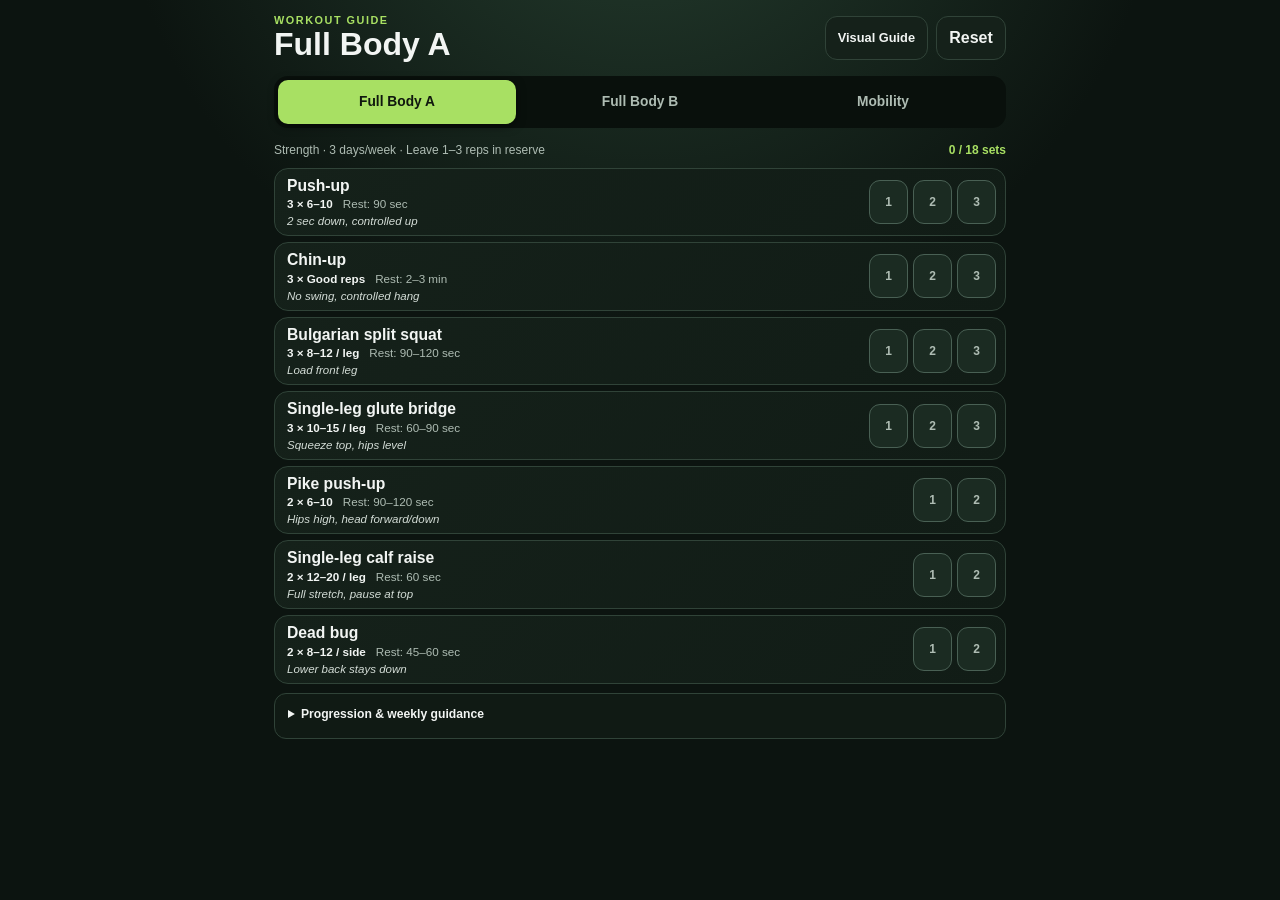
<file: index.html>
<!doctype html>
<html lang="en">
<head>
  <meta charset="utf-8">
  <meta name="viewport" content="width=device-width, initial-scale=1, viewport-fit=cover">
  <meta name="theme-color" content="#14211a">
  <meta name="apple-mobile-web-app-capable" content="yes">
  <meta name="apple-mobile-web-app-status-bar-style" content="black-translucent">
  <meta name="apple-mobile-web-app-title" content="Workout">
  <meta name="mobile-web-app-capable" content="yes">
  <meta name="description" content="A simple full-body strength and mobility workout checklist.">
  <link rel="manifest" href="manifest.webmanifest">
  <link rel="apple-touch-icon" href="icon.svg">
  <link rel="icon" href="icon.svg" type="image/svg+xml">
  <link rel="stylesheet" href="styles.css">
  <title>Workout Guide</title>
</head>
<body>
  <main class="app">
    <header class="topbar">
      <div>
        <p class="eyebrow">Workout guide</p>
        <h1 id="routine-title">Full Body A</h1>
      </div>
      <div style="display:flex;gap:8px;align-items:center">
        <a href="exercise-guide.html" style="display:grid;place-items:center;min-height:44px;padding:0 12px;border:1px solid #304338;border-radius:12px;background:#15211a;color:#f2f5f3;text-decoration:none;font-weight:750;font-size:.8rem">Visual Guide</a>
        <button class="reset" id="reset" type="button">Reset</button>
      </div>
    </header>

    <nav class="tabs" aria-label="Workout routines">
      <button class="tab active" type="button" data-routine="a" aria-selected="true">Full Body A</button>
      <button class="tab" type="button" data-routine="b" aria-selected="false">Full Body B</button>
      <button class="tab" type="button" data-routine="mobility" aria-selected="false">Mobility</button>
    </nav>

    <section class="summary" aria-live="polite">
      <span id="routine-note">Strength · 3 days/week · Leave 1–3 reps in reserve</span>
      <strong id="progress">0 / 18 sets</strong>
    </section>

    <section id="exercise-list" class="exercise-list" aria-label="Exercises"></section>

    <details class="guidance" id="guidance">
      <summary>Progression & weekly guidance</summary>
      <div id="guidance-content"></div>
    </details>
  </main>

  <script src="app.js"></script>
</body>
</html>
</file>
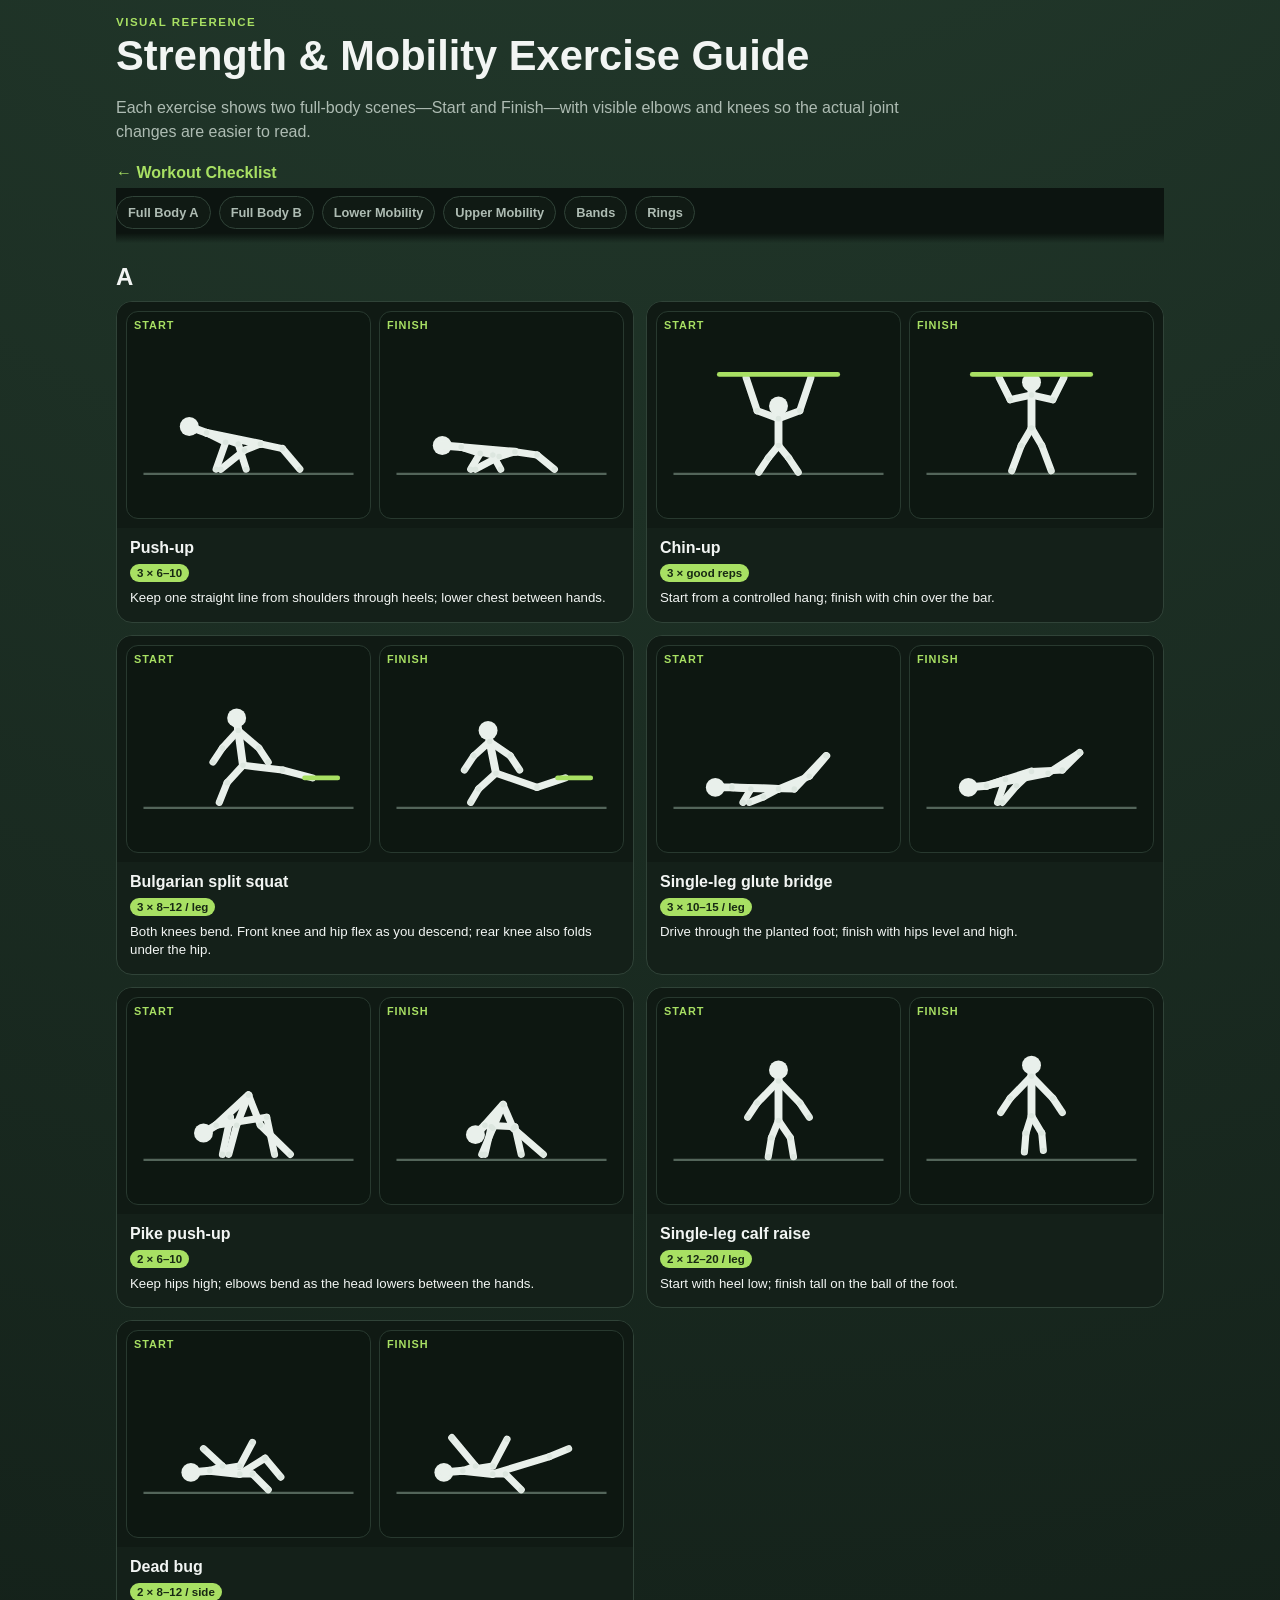
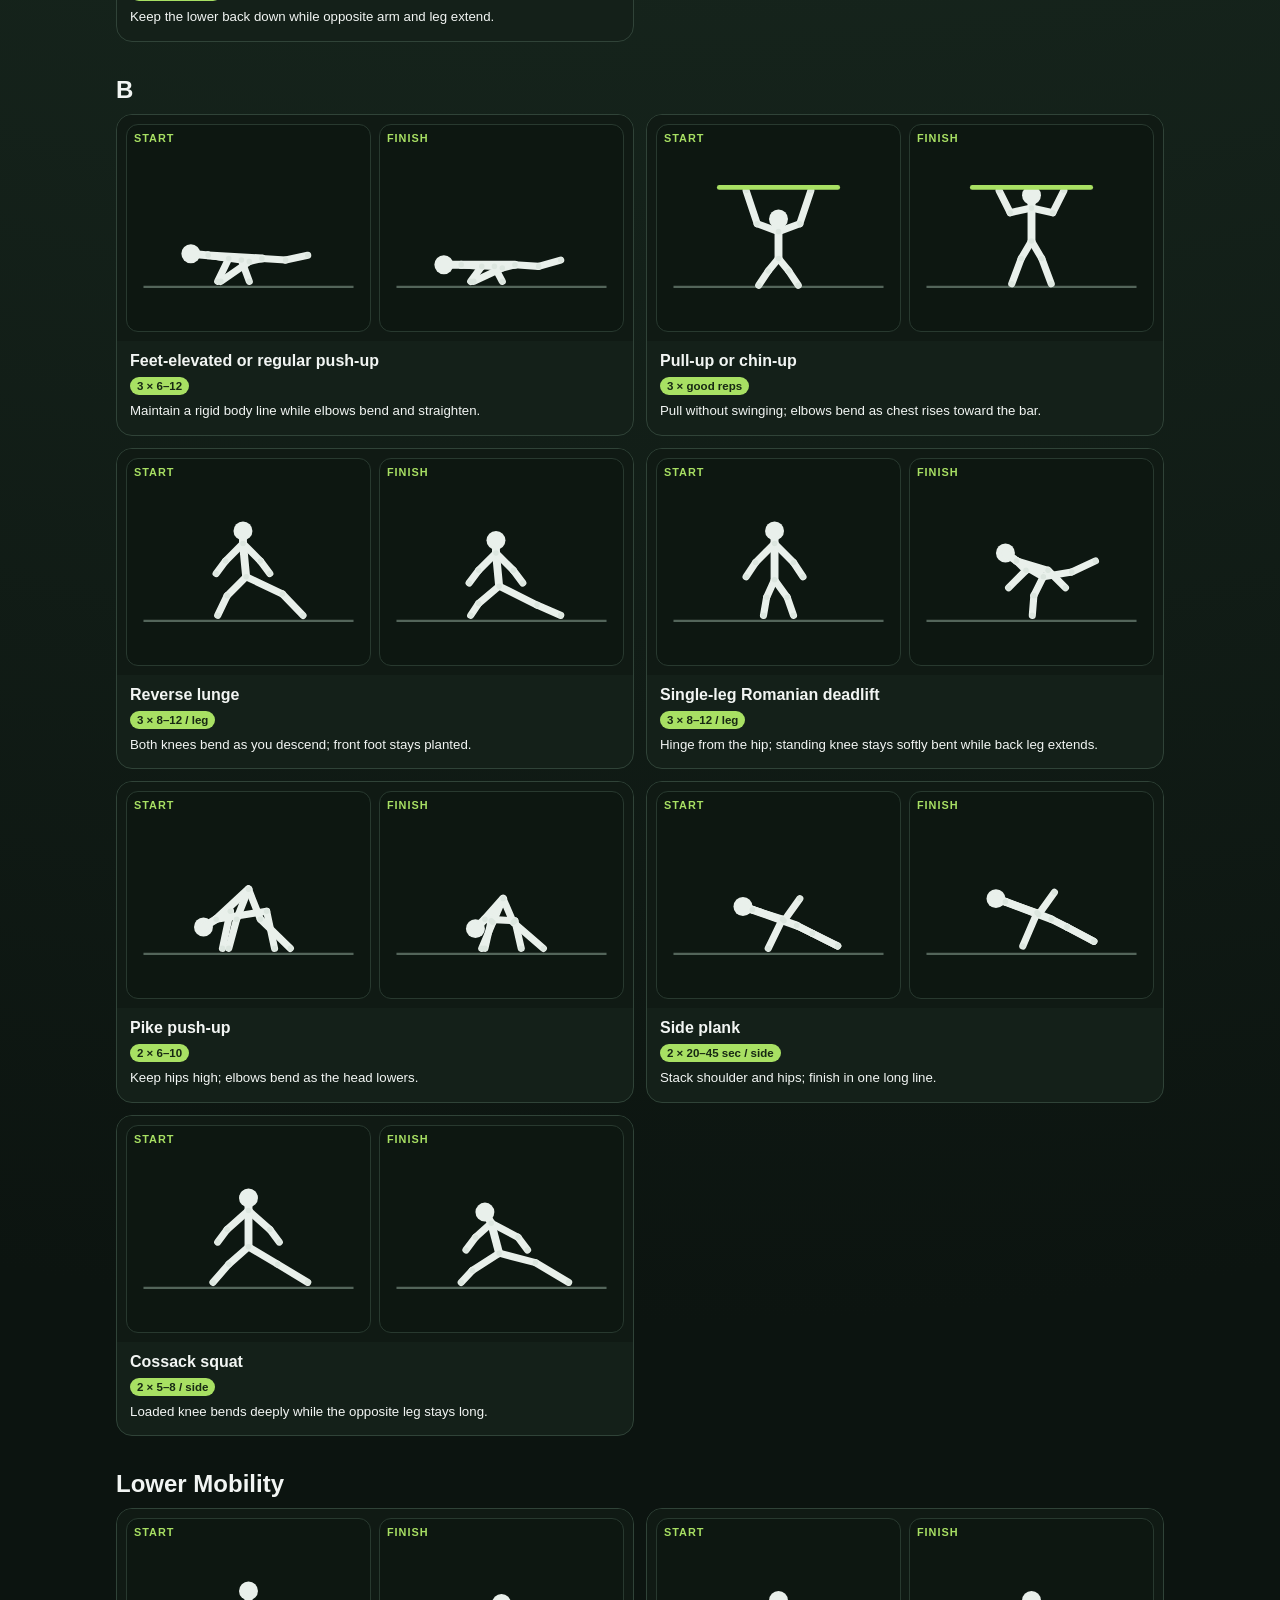
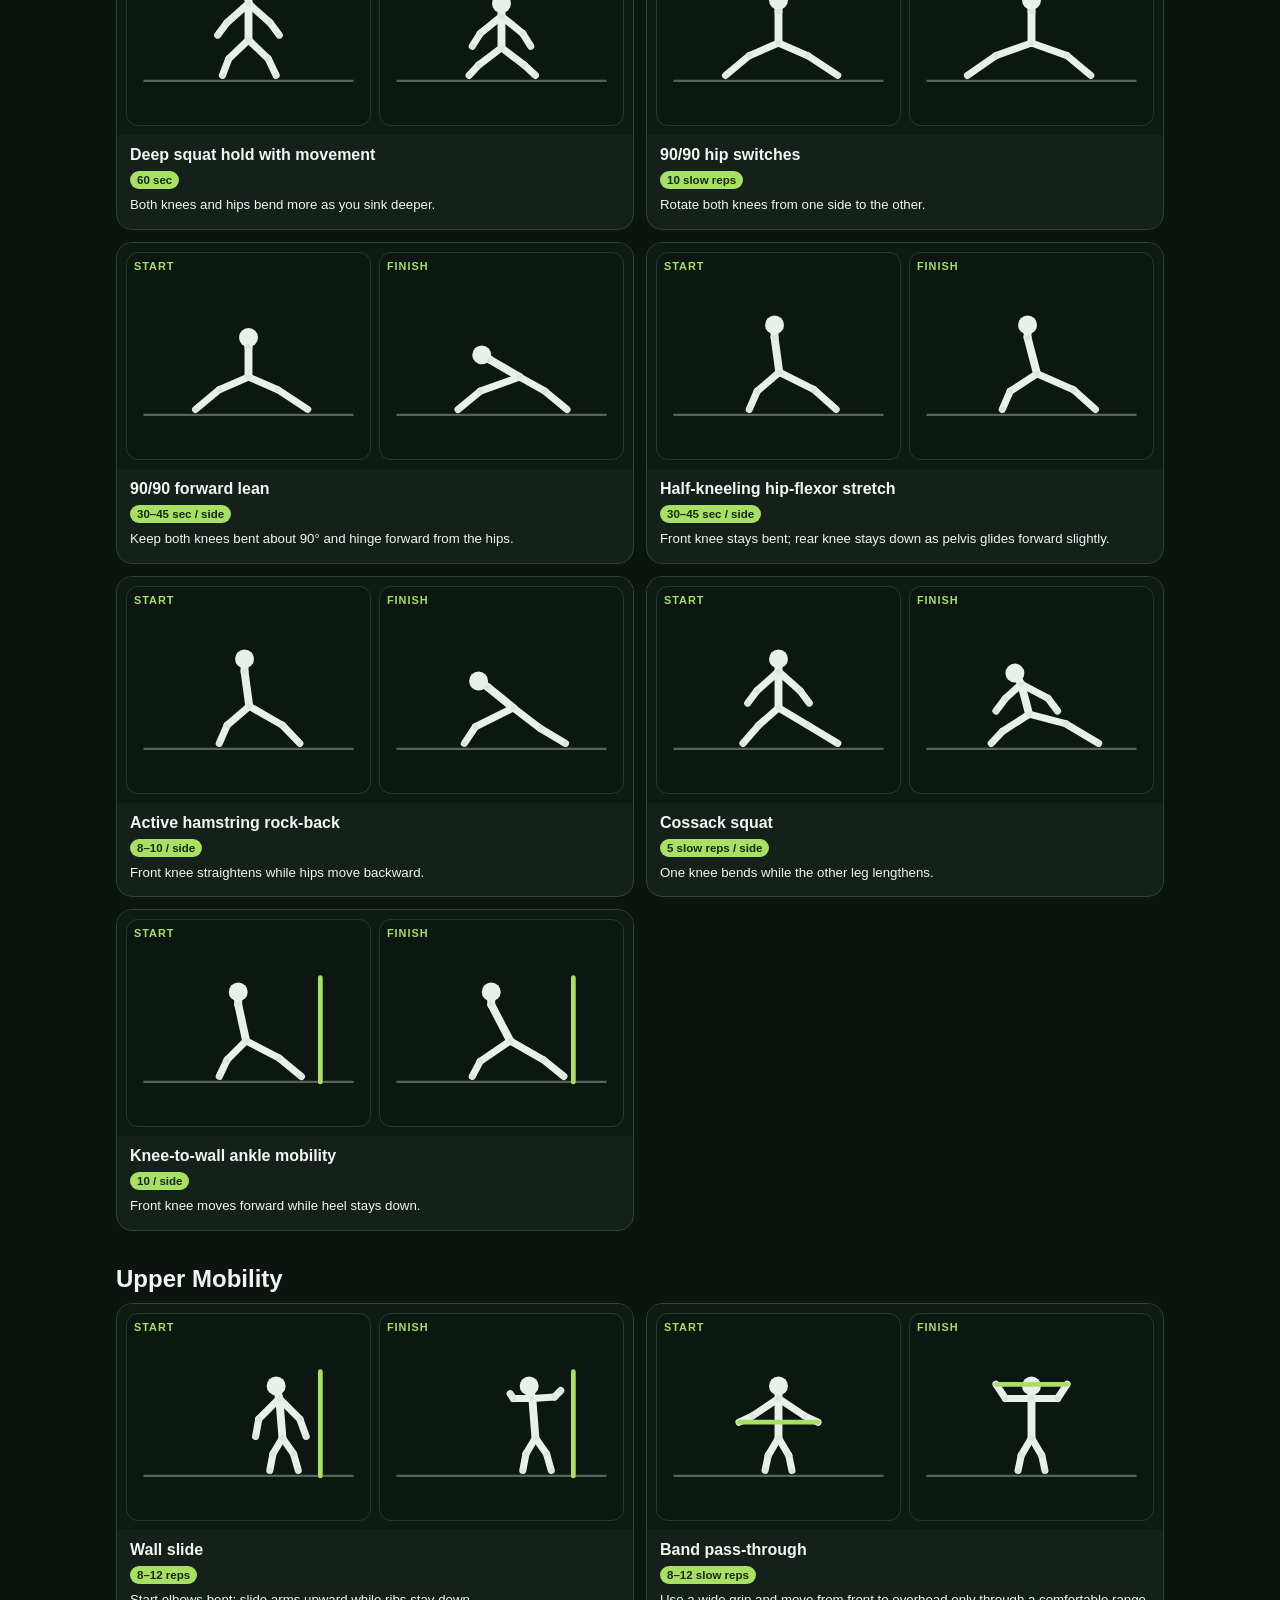
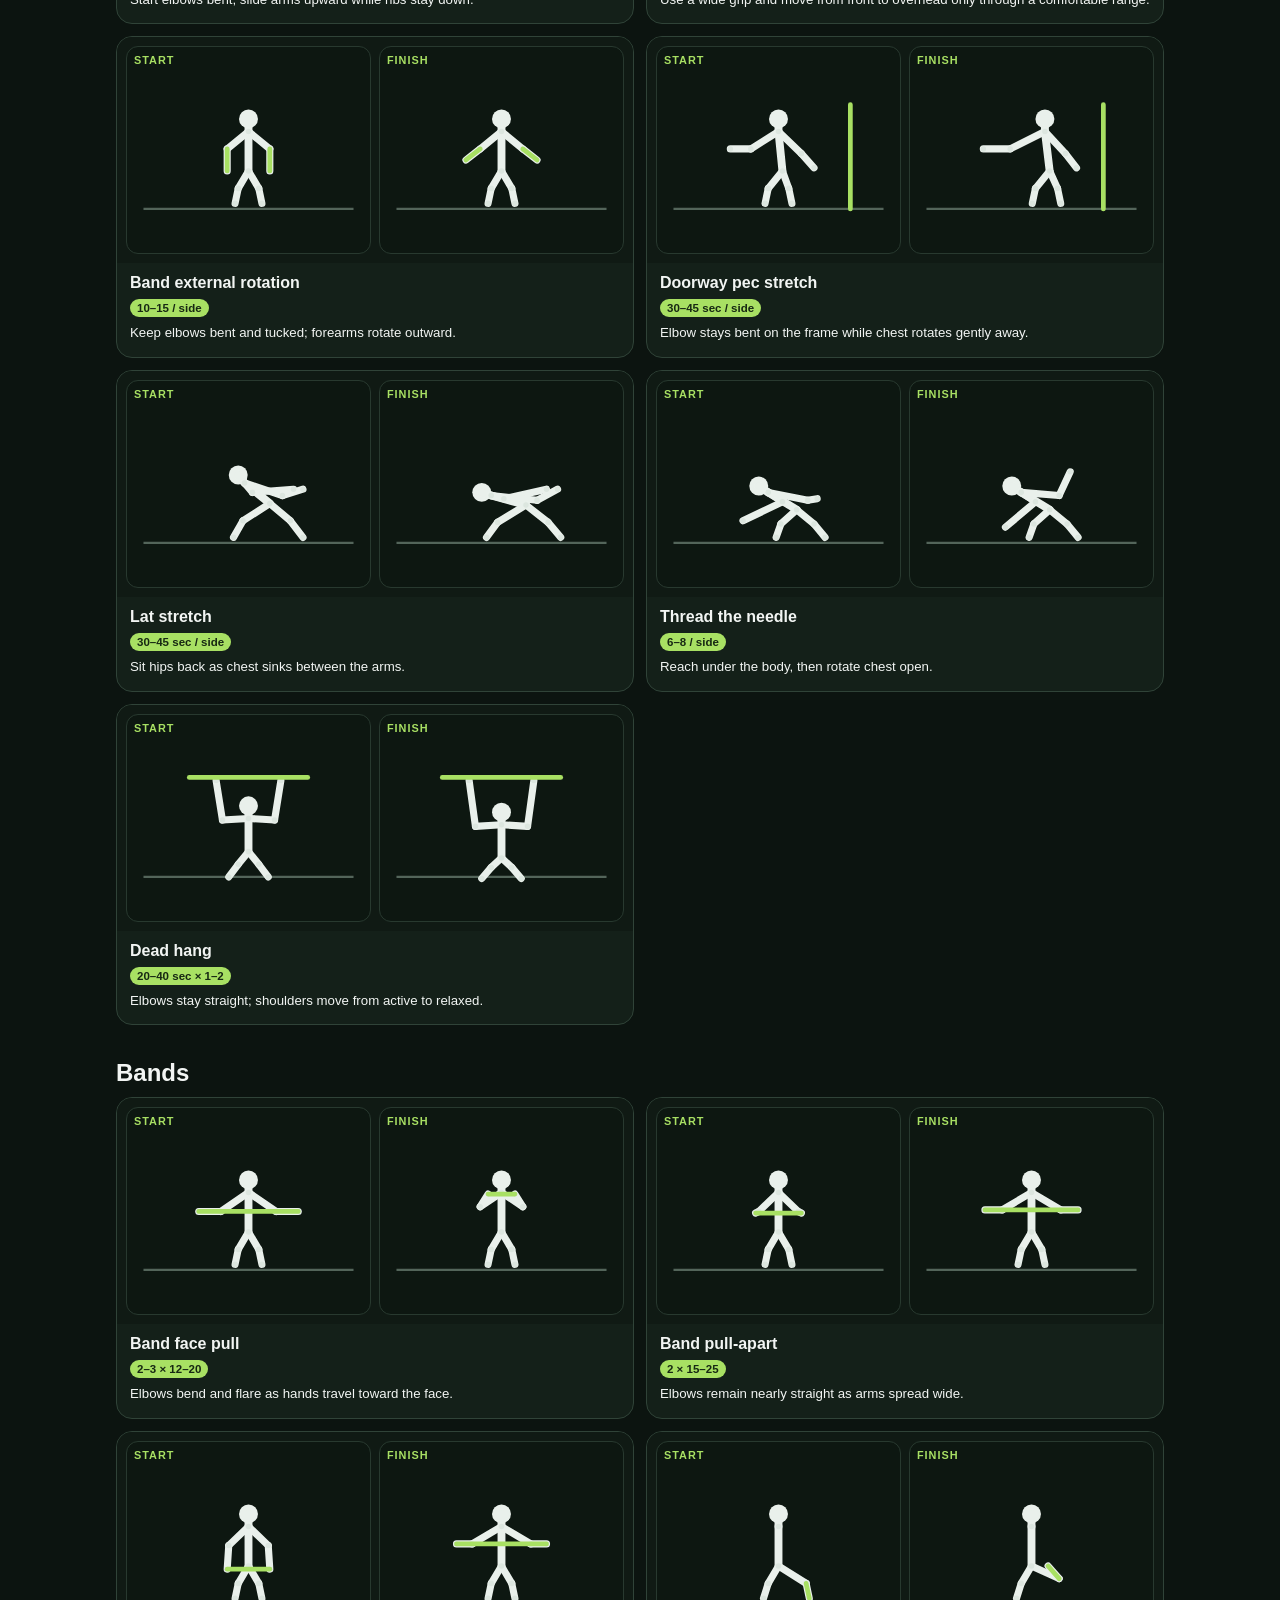
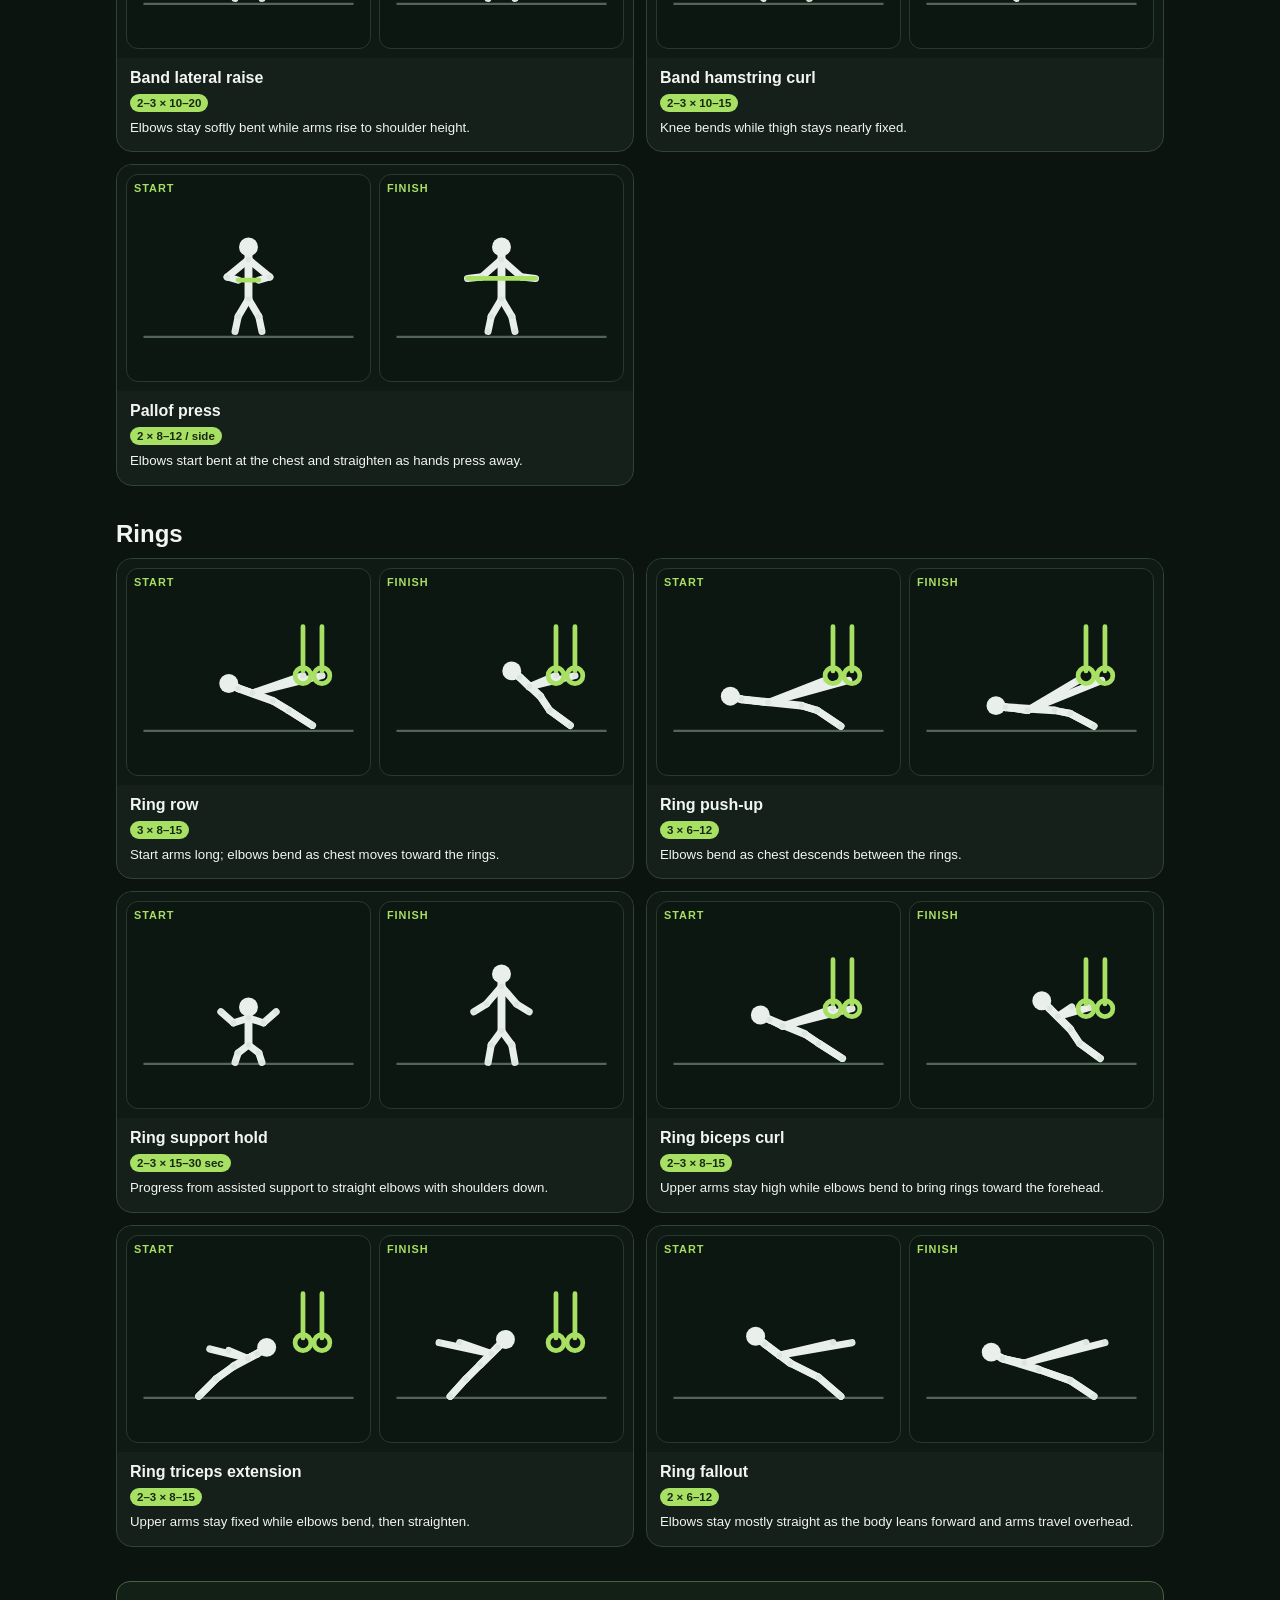
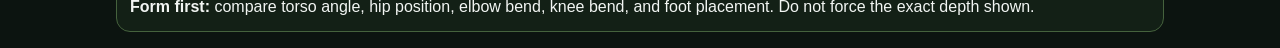
<file: exercise-guide.html>
<!doctype html><html lang="en"><head><meta charset="utf-8"><meta name="viewport" content="width=device-width,initial-scale=1,viewport-fit=cover"><meta name="theme-color" content="#0c1410"><title>Exercise Visual Guide</title><style>:root{color-scheme:dark;--bg:#0c1410;--card:#142019;--panel:#0d1711;--line:#304338;--text:#f2f5f3;--muted:#aebcb3;--a:#a8e063;font-family:-apple-system,BlinkMacSystemFont,"Segoe UI",sans-serif}*{box-sizing:border-box}html{scroll-behavior:smooth}body{margin:0;background:radial-gradient(circle at 50% -10%,#263f30,var(--bg) 42%);color:var(--text)}a{color:inherit}.page{max-width:1080px;margin:auto;padding:16px}.eyebrow{color:var(--a);font-size:.72rem;font-weight:800;letter-spacing:.13em;text-transform:uppercase;margin:0 0 4px}h1{margin:0;font-size:clamp(1.8rem,5vw,2.6rem)}.intro{color:var(--muted);line-height:1.5;max-width:820px}.back{display:inline-block;margin:4px 0 6px;text-decoration:none;color:var(--a);font-weight:750}.chips{display:flex;gap:8px;overflow:auto;padding:8px 0 14px;position:sticky;top:0;z-index:4;background:linear-gradient(var(--bg) 82%,transparent)}.chips a{text-decoration:none;white-space:nowrap;border:1px solid var(--line);border-radius:999px;padding:8px 11px;background:#101a14;color:var(--muted);font-size:.8rem;font-weight:700}section{scroll-margin-top:58px;margin:20px 0 34px}.grid{display:grid;grid-template-columns:repeat(2,minmax(0,1fr));gap:12px}.card{border:1px solid var(--line);border-radius:16px;background:var(--card);overflow:hidden}.scenes{display:grid;grid-template-columns:1fr 1fr;gap:8px;padding:9px;background:#101a14}.scene{border:1px solid #28392f;border-radius:12px;background:var(--panel);padding:7px}.scene b{display:block;color:var(--a);font-size:.68rem;letter-spacing:.09em;text-transform:uppercase}.scene svg{width:100%;height:180px;display:block}.seg{stroke:#e9f0eb;stroke-width:9;stroke-linecap:round;stroke-linejoin:round;fill:none}.torso{stroke-width:10}.head{fill:#e9f0eb}.joint{fill:#dce6df}.floor{stroke:#53655a;stroke-width:3}.prop{stroke:var(--a);stroke-width:6;stroke-linecap:round;fill:none}.info{padding:11px 13px 14px}h2{margin:0 0 10px}h3{margin:0 0 6px;font-size:1rem}.dose{display:inline-block;background:var(--a);color:#172813;border-radius:999px;padding:3px 7px;font-size:.72rem;font-weight:850}.cue{margin:7px 0 0;line-height:1.4;font-size:.83rem}.note{border:1px solid #45623d;background:#132016;border-radius:14px;padding:13px;line-height:1.45}@media(max-width:820px){.grid{grid-template-columns:1fr}}@media(max-width:560px){.scenes{grid-template-columns:1fr}.scene svg{height:165px}}</style></head><body><main class="page"><p class="eyebrow">Visual reference</p><h1>Strength & Mobility Exercise Guide</h1><p class="intro">Each exercise shows two full-body scenes—Start and Finish—with visible elbows and knees so the actual joint changes are easier to read.</p><a class="back" href="index.html">← Workout Checklist</a><nav class="chips"><a href="#a">Full Body A</a><a href="#b">Full Body B</a><a href="#lower">Lower Mobility</a><a href="#upper">Upper Mobility</a><a href="#bands">Bands</a><a href="#rings">Rings</a></nav><div id="root"></div><div class="note"><strong>Form first:</strong> compare torso angle, hip position, elbow bend, knee bend, and foot placement. Do not force the exact depth shown.</div></main><script>
const S=[["a","A",[["Push-up","3 × 6–10","push","Keep one straight line from shoulders through heels; lower chest between hands."],["Chin-up","3 × good reps","pull","Start from a controlled hang; finish with chin over the bar."],["Bulgarian split squat","3 × 8–12 / leg","split","Both knees bend. Front knee and hip flex as you descend; rear knee also folds under the hip."],["Single-leg glute bridge","3 × 10–15 / leg","bridge","Drive through the planted foot; finish with hips level and high."],["Pike push-up","2 × 6–10","pike","Keep hips high; elbows bend as the head lowers between the hands."],["Single-leg calf raise","2 × 12–20 / leg","calf","Start with heel low; finish tall on the ball of the foot."],["Dead bug","2 × 8–12 / side","deadbug","Keep the lower back down while opposite arm and leg extend."]]],["b","B",[["Feet-elevated or regular push-up","3 × 6–12","decline","Maintain a rigid body line while elbows bend and straighten."],["Pull-up or chin-up","3 × good reps","pull","Pull without swinging; elbows bend as chest rises toward the bar."],["Reverse lunge","3 × 8–12 / leg","lunge","Both knees bend as you descend; front foot stays planted."],["Single-leg Romanian deadlift","3 × 8–12 / leg","rdl","Hinge from the hip; standing knee stays softly bent while back leg extends."],["Pike push-up","2 × 6–10","pike","Keep hips high; elbows bend as the head lowers."],["Side plank","2 × 20–45 sec / side","sideplank","Stack shoulder and hips; finish in one long line."],["Cossack squat","2 × 5–8 / side","cossack","Loaded knee bends deeply while the opposite leg stays long."]]],["lower","Lower Mobility",[["Deep squat hold with movement","60 sec","squat","Both knees and hips bend more as you sink deeper."],["90/90 hip switches","10 slow reps","n9090","Rotate both knees from one side to the other."],["90/90 forward lean","30–45 sec / side","n9090lean","Keep both knees bent about 90° and hinge forward from the hips."],["Half-kneeling hip-flexor stretch","30–45 sec / side","hipflex","Front knee stays bent; rear knee stays down as pelvis glides forward slightly."],["Active hamstring rock-back","8–10 / side","hamrock","Front knee straightens while hips move backward."],["Cossack squat","5 slow reps / side","cossack","One knee bends while the other leg lengthens."],["Knee-to-wall ankle mobility","10 / side","ankle","Front knee moves forward while heel stays down."]]],["upper","Upper Mobility",[["Wall slide","8–12 reps","wall","Start elbows bent; slide arms upward while ribs stay down."],["Band pass-through","8–12 slow reps","pass","Use a wide grip and move from front to overhead only through a comfortable range."],["Band external rotation","10–15 / side","extrot","Keep elbows bent and tucked; forearms rotate outward."],["Doorway pec stretch","30–45 sec / side","pec","Elbow stays bent on the frame while chest rotates gently away."],["Lat stretch","30–45 sec / side","lat","Sit hips back as chest sinks between the arms."],["Thread the needle","6–8 / side","thread","Reach under the body, then rotate chest open."],["Dead hang","20–40 sec × 1–2","hang","Elbows stay straight; shoulders move from active to relaxed."]]],["bands","Bands",[["Band face pull","2–3 × 12–20","face","Elbows bend and flare as hands travel toward the face."],["Band pull-apart","2 × 15–25","apart","Elbows remain nearly straight as arms spread wide."],["Band lateral raise","2–3 × 10–20","lateral","Elbows stay softly bent while arms rise to shoulder height."],["Band hamstring curl","2–3 × 10–15","hamcurl","Knee bends while thigh stays nearly fixed."],["Pallof press","2 × 8–12 / side","pallof","Elbows start bent at the chest and straighten as hands press away."]]],["rings","Rings",[["Ring row","3 × 8–15","ringrow","Start arms long; elbows bend as chest moves toward the rings."],["Ring push-up","3 × 6–12","ringpush","Elbows bend as chest descends between the rings."],["Ring support hold","2–3 × 15–30 sec","support","Progress from assisted support to straight elbows with shoulders down."],["Ring biceps curl","2–3 × 8–15","ringcurl","Upper arms stay high while elbows bend to bring rings toward the forehead."],["Ring triceps extension","2–3 × 8–15","ringtri","Upper arms stay fixed while elbows bend, then straighten."],["Ring fallout","2 × 6–12","fallout","Elbows stay mostly straight as the body leans forward and arms travel overhead."]]]];
const P={
push:[[[70,92],[92,100],[160,114],[116,112],[104,146],[132,114],[142,146],[188,120],[210,146],[140,122],[110,146]],[[70,116],[94,118],[162,124],[118,126],[106,146],[134,128],[144,146],[190,128],[212,146],[142,130],[112,146]]],
pull:[[[145,66],[145,82],[145,116],[118,72],[104,30],[172,72],[186,30],[132,132],[120,150],[158,132],[170,150]],[[145,36],[145,52],[145,94],[118,58],[104,30],[172,58],[186,30],[132,116],[120,148],[158,116],[170,148]]],
split:[[[130,38],[132,54],[138,98],[112,76],[100,94],[158,76],[170,94],[118,120],[108,145],[188,104],[226,114]],[[128,54],[130,68],[138,108],[110,86],[98,104],[156,86],[168,104],[116,128],[106,145],[190,126],[226,114]]],
bridge:[[[65,126],[86,126],[145,128],[110,128],[100,145],[165,128],[205,86],[126,138],[108,145],[184,112],[206,86]],[[65,126],[88,124],[145,106],[112,116],[102,145],[166,108],[206,82],[126,124],[108,145],[184,104],[206,82]]],
pike:[[[88,118],[104,108],[145,70],[122,98],[112,145],[168,98],[178,145],[130,108],[120,145],[160,108],[198,145]],[[112,120],[124,108],[147,82],[132,110],[124,145],[162,110],[170,145],[134,112],[120,145],[160,112],[198,145]]],
calf:[[[145,38],[145,52],[145,102],[118,80],[106,98],[172,80],[184,98],[136,124],[132,148],[160,124],[164,148]],[[145,32],[145,46],[145,96],[118,74],[106,92],[172,74],[184,92],[138,118],[136,142],[158,118],[160,140]]],
deadbug:[[[72,126],[96,124],[134,128],[112,118],[88,96],[134,118],[150,88],[166,108],[186,132],[150,128],[170,148]],[[72,126],[96,124],[134,128],[112,118],[82,82],[134,118],[152,84],[206,106],[230,96],[150,128],[170,148]]],
decline:[[[72,110],[94,112],[162,116],[120,116],[106,145],[136,118],[146,145],[192,118],[220,112],[146,120],[110,145]],[[72,124],[94,124],[162,124],[120,126],[106,145],[136,126],[146,145],[192,126],[220,118],[146,128],[110,145]]],
lunge:[[[138,38],[138,54],[142,96],[116,76],[104,92],[160,76],[172,92],[118,120],[106,145],[188,118],[214,145]],[[138,50],[138,66],[142,108],[116,88],[104,104],[160,88],[172,104],[116,130],[106,145],[190,132],[220,145]]],
rdl:[[[140,38],[140,54],[140,100],[116,78],[104,96],[164,78],[176,96],[130,122],[126,145],[156,122],[164,145]],[[112,66],[126,76],[160,96],[138,88],[116,110],[166,88],[188,110],[148,120],[146,145],[196,90],[226,76]]],
sideplank:[[[100,92],[112,96],[168,116],[150,108],[132,145],[152,110],[172,82],[188,126],[220,142],[188,126],[220,142]],[[100,82],[112,86],[170,108],[152,100],[134,142],[154,102],[174,74],[190,118],[224,136],[190,118],[224,136]]],
cossack:[[[145,38],[145,54],[145,100],[118,78],[106,94],[172,78],[184,94],[120,122],[100,145],[182,122],[220,145]],[[124,56],[132,70],[142,108],[112,88],[100,104],[166,88],[178,104],[108,130],[94,145],[188,120],[230,145]]],
squat:[[[145,38],[145,54],[145,100],[118,78],[106,94],[172,78],[184,94],[120,124],[112,145],[170,124],[180,145]],[[145,54],[145,70],[145,110],[118,92],[108,108],[172,92],[182,108],[116,132],[104,145],[174,132],[188,145]]],
n9090:[[[145,50],[145,64],[145,104],[-1,-1],[-1,-1],[-1,-1],[-1,-1],[108,120],[78,145],[182,120],[220,145]],[[145,50],[145,64],[145,104],[-1,-1],[-1,-1],[-1,-1],[-1,-1],[100,120],[64,145],[190,120],[220,145]]],
n9090lean:[[[145,54],[145,66],[145,104],[-1,-1],[-1,-1],[-1,-1],[-1,-1],[108,120],[78,145],[182,120],[220,145]],[[120,76],[130,82],[168,104],[-1,-1],[-1,-1],[-1,-1],[-1,-1],[118,122],[90,145],[200,122],[228,145]]],
hipflex:[[[140,38],[140,54],[146,98],[-1,-1],[-1,-1],[-1,-1],[-1,-1],[118,122],[108,145],[190,120],[218,145]],[[140,38],[140,54],[152,100],[-1,-1],[-1,-1],[-1,-1],[-1,-1],[118,122],[108,145],[198,120],[226,145]]],
hamrock:[[[140,38],[140,54],[146,98],[-1,-1],[-1,-1],[-1,-1],[-1,-1],[118,122],[108,145],[188,122],[210,145]],[[116,66],[128,74],[160,100],[-1,-1],[-1,-1],[-1,-1],[-1,-1],[112,124],[98,145],[194,126],[226,145]]],
ankle:[[[132,38],[132,54],[142,100],[-1,-1],[-1,-1],[-1,-1],[-1,-1],[118,124],[108,145],[184,122],[212,145]],[[132,38],[132,54],[156,100],[-1,-1],[-1,-1],[-1,-1],[-1,-1],[118,126],[108,145],[198,124],[224,145]]],
wall:[[[180,38],[184,54],[188,104],[158,80],[154,102],[210,80],[218,102],[176,124],[172,145],[202,124],[208,145]],[[180,38],[184,54],[188,104],[160,54],[156,48],[212,52],[220,44],[176,124],[172,145],[202,124],[208,145]]],
pass:[[[145,38],[145,54],[145,104],[112,76],[95,84],[178,76],[195,84],[132,126],[128,145],[158,126],[162,145]],[[145,38],[145,54],[145,104],[112,54],[100,36],[178,54],[190,36],[132,126],[128,145],[158,126],[162,145]]],
extrot:[[[145,38],[145,54],[145,104],[118,76],[118,104],[172,76],[172,104],[132,126],[128,145],[158,126],[162,145]],[[145,38],[145,54],[145,104],[118,76],[100,90],[172,76],[190,90],[132,126],[128,145],[158,126],[162,145]]],
pec:[[[145,38],[145,54],[150,104],[110,76],[84,76],[174,82],[190,100],[132,126],[128,145],[158,126],[162,145]],[[162,38],[162,54],[168,104],[118,76],[84,76],[188,82],[202,100],[150,126],[146,145],[178,126],[182,145]]],
lat:[[[132,66],[140,76],[172,102],[150,88],[202,84],[188,92],[214,84],[138,124],[126,145],[198,124],[214,145]],[[120,88],[132,92],[176,104],[148,96],[202,84],[190,98],[216,84],[140,126],[126,145],[204,126],[220,145]]],
thread:[[[120,80],[132,88],[168,110],[150,100],[100,124],[182,98],[194,96],[148,128],[142,145],[190,128],[204,145]],[[120,80],[132,88],[168,110],[150,100],[112,132],[180,92],[194,62],[148,128],[142,145],[190,128],[204,145]]],
hang:[[[145,62],[145,78],[145,120],[112,80],[104,30],[178,80],[186,30],[132,136],[120,152],[158,136],[170,152]],[[145,70],[145,86],[145,128],[112,88],[104,30],[178,88],[186,30],[132,140],[120,154],[158,140],[170,154]]],
face:[[[145,38],[145,54],[145,104],[110,78],[82,78],[180,78],[208,78],[132,126],[128,145],[158,126],[162,145]],[[145,38],[145,54],[145,104],[118,72],[128,56],[172,72],[162,56],[132,126],[128,145],[158,126],[162,145]]],
apart:[[[145,38],[145,54],[145,104],[120,78],[116,80],[170,78],[174,80],[132,126],[128,145],[158,126],[162,145]],[[145,38],[145,54],[145,104],[108,76],[86,76],[182,76],[204,76],[132,126],[128,145],[158,126],[162,145]]],
lateral:[[[145,38],[145,54],[145,104],[120,78],[118,108],[170,78],[172,108],[132,126],[128,145],[158,126],[162,145]],[[145,38],[145,54],[145,104],[108,76],[88,76],[182,76],[202,76],[132,126],[128,145],[158,126],[162,145]]],
hamcurl:[[[145,38],[145,54],[145,104],[-1,-1],[-1,-1],[-1,-1],[-1,-1],[132,126],[126,145],[180,126],[184,145]],[[145,38],[145,54],[145,104],[-1,-1],[-1,-1],[-1,-1],[-1,-1],[132,126],[126,145],[180,120],[166,104]]],
pallof:[[[145,38],[145,54],[145,104],[118,76],[132,80],[172,76],[158,80],[132,126],[128,145],[158,126],[162,145]],[[145,38],[145,54],[145,104],[120,76],[102,78],[170,76],[188,78],[132,126],[128,145],[158,126],[162,145]]],
ringrow:[[[120,92],[132,98],[176,114],[150,104],[214,82],[150,104],[238,82],[196,126],[226,145],[196,126],[226,145]],[[158,76],[168,84],[194,108],[180,96],[214,82],[180,96],[238,82],[206,126],[232,145],[206,126],[232,145]]],
ringpush:[[[84,108],[98,112],[174,120],[132,116],[204,88],[132,116],[234,88],[194,126],[224,146],[194,126],[224,146]],[[100,120],[112,122],[174,126],[140,126],[204,88],[140,126],[234,88],[194,130],[224,146],[194,130],[224,146]]],
support:[[[145,80],[145,94],[145,128],[126,100],[110,86],[164,100],[180,86],[132,138],[128,150],[158,138],[162,150]],[[145,38],[145,54],[145,110],[126,76],[110,86],[164,76],[180,86],[132,128],[128,150],[158,128],[162,150]]],
ringcurl:[[[122,90],[134,96],[178,114],[150,104],[214,82],[150,104],[238,82],[196,126],[226,145],[196,126],[226,145]],[[158,72],[168,82],[194,108],[178,92],[196,80],[178,92],[220,80],[206,126],[232,145],[206,126],[232,145]]],
ringtri:[[[168,88],[156,96],[126,112],[144,102],[120,92],[144,102],[96,90],[104,128],[82,150],[104,128],[82,150]],[[150,78],[140,88],[118,110],[132,96],[92,82],[132,96],[66,82],[100,128],[80,150],[100,128],[80,150]]],
fallout:[[[116,74],[128,84],[160,108],[146,98],[214,82],[146,98],[238,82],[196,126],[224,150],[196,126],[224,150]],[[94,94],[108,102],[154,116],[136,108],[214,82],[136,108],[238,82],[194,130],[224,150],[194,130],[224,150]]]
};
function ln(a,b,c='seg'){return a[0]<0||b[0]<0?'':`<line class="${c}" x1="${a[0]}" y1="${a[1]}" x2="${b[0]}" y2="${b[1]}"/>`}function pt(p){return p[0]<0?'':`<circle class="joint" cx="${p[0]}" cy="${p[1]}" r="3.5"/>`}function pic(k,i){const p=(P[k]||P.squat)[i],h=p[0],s=p[1],hp=p[2],le=p[3],lw=p[4],re=p[5],rw=p[6],lk=p[7],la=p[8],rk=p[9],ra=p[10];let x='';if(k==='pull'||k==='hang')x+='<line class="prop" x1="70" y1="26" x2="220" y2="26"/>';if(k==='split')x+='<line class="prop" x1="216" y1="114" x2="258" y2="114"/>';if(['ankle','wall','pec'].includes(k))x+='<line class="prop" x1="236" y1="20" x2="236" y2="152"/>';if(['pass','face','apart','lateral','pallof'].includes(k))x+=ln(lw,rw,'prop');if(k==='extrot')x+=ln(le,lw,'prop')+ln(re,rw,'prop');if(k==='hamcurl')x+=ln(rk,ra,'prop');if(k.startsWith('ring'))x+='<line class="prop" x1="214" y1="20" x2="214" y2="76"/><line class="prop" x1="238" y1="20" x2="238" y2="76"/><circle class="prop" cx="214" cy="82" r="10"/><circle class="prop" cx="238" cy="82" r="10"/>';return `<svg viewBox="0 0 290 170"><line class="floor" x1="12" y1="152" x2="278" y2="152"/><circle class="head" cx="${h[0]}" cy="${h[1]}" r="12"/>${ln(s,h,'seg torso')}${ln(s,hp,'seg torso')}${ln(s,le)}${ln(le,lw)}${ln(s,re)}${ln(re,rw)}${ln(hp,lk)}${ln(lk,la)}${ln(hp,rk)}${ln(rk,ra)}${pt(s)}${pt(hp)}${pt(le)}${pt(lw)}${pt(re)}${pt(rw)}${pt(lk)}${pt(la)}${pt(rk)}${pt(ra)}${x}</svg>`}function card(a){return `<article class="card"><div class="scenes"><div class="scene"><b>Start</b>${pic(a[2],0)}</div><div class="scene"><b>Finish</b>${pic(a[2],1)}</div></div><div class="info"><h3>${a[0]}</h3><span class="dose">${a[1]}</span><p class="cue">${a[3]}</p></div></article>`}document.getElementById('root').innerHTML=S.map(s=>`<section id="${s[0]}"><h2>${s[1]}</h2><div class="grid">${s[2].map(card).join('')}</div></section>`).join('');</script></body></html>
</file>
<file: styles.css>
:root {
  color-scheme: dark;
  --bg: #0c1410;
  --surface: #15211a;
  --surface-2: #1b2b22;
  --line: #304338;
  --text: #f2f5f3;
  --muted: #aebcb3;
  --accent: #a8e063;
  --accent-dark: #172813;
  --done: #7fc846;
  font-family: ui-rounded, "SF Pro Rounded", -apple-system, BlinkMacSystemFont, "Segoe UI", sans-serif;
}

* { box-sizing: border-box; }

body {
  margin: 0;
  min-height: 100vh;
  min-height: 100dvh;
  background: radial-gradient(circle at 50% -20%, #263f30 0, var(--bg) 42%);
  color: var(--text);
  -webkit-tap-highlight-color: transparent;
}

button { font: inherit; }

.app {
  width: min(100%, 760px);
  margin: 0 auto;
  padding: max(14px, env(safe-area-inset-top)) 14px max(18px, env(safe-area-inset-bottom));
}

.topbar { display: flex; align-items: center; justify-content: space-between; gap: 12px; }
.eyebrow { margin: 0 0 2px; color: var(--accent); font-size: .68rem; font-weight: 800; letter-spacing: .14em; text-transform: uppercase; }
h1 { margin: 0; font-size: clamp(1.45rem, 4vw, 2rem); line-height: 1.05; }

.reset {
  min-width: 70px;
  min-height: 44px;
  border: 1px solid var(--line);
  border-radius: 12px;
  background: var(--surface);
  color: var(--text);
  font-weight: 750;
}
.reset:active { transform: scale(.97); }

.tabs {
  display: grid;
  grid-template-columns: 1fr 1fr 1fr;
  gap: 5px;
  margin: 14px 0 8px;
  padding: 4px;
  border-radius: 14px;
  background: #09100c;
}
.tab {
  min-height: 44px;
  padding: 6px;
  border: 0;
  border-radius: 10px;
  background: transparent;
  color: var(--muted);
  font-size: .86rem;
  font-weight: 800;
}
.tab.active { background: var(--accent); color: #10180e; box-shadow: 0 2px 10px #0008; }

.summary { display: flex; align-items: center; justify-content: space-between; gap: 10px; min-height: 28px; color: var(--muted); font-size: .75rem; }
.summary strong { flex: 0 0 auto; color: var(--accent); }

.exercise-list { display: grid; gap: 6px; margin-top: 4px; }
.exercise {
  display: grid;
  grid-template-columns: minmax(0, 1fr) auto;
  gap: 8px;
  align-items: center;
  min-height: 65px;
  padding: 8px 9px 8px 12px;
  border: 1px solid var(--line);
  border-radius: 14px;
  background: linear-gradient(135deg, var(--surface), #111c16);
  transition: opacity .15s, border-color .15s;
}
.exercise.complete { opacity: .62; border-color: #416d31; }
.exercise-name { margin: 0 0 3px; overflow-wrap: anywhere; font-size: .98rem; line-height: 1.12; }
.meta { display: flex; flex-wrap: wrap; gap: 4px 10px; color: var(--muted); font-size: .73rem; line-height: 1.2; }
.prescription { color: var(--text); font-weight: 760; }
.cue { margin: 4px 0 0; color: #d4ddd7; font-size: .72rem; font-style: italic; }
.checks { display: flex; gap: 5px; }
.check {
  display: grid;
  place-items: center;
  width: 39px;
  height: 44px;
  padding: 0;
  border: 1px solid #496054;
  border-radius: 11px;
  background: var(--surface-2);
  color: var(--muted);
  font-size: .75rem;
  font-weight: 850;
}
.check.done { border-color: var(--done); background: var(--accent); color: var(--accent-dark); }
.check.done::after { content: "\2713"; font-size: 1.12rem; }
.check.done span { display: none; }
.check:focus-visible, .tab:focus-visible, .reset:focus-visible { outline: 3px solid #fff; outline-offset: 2px; }

.guidance { margin-top: 9px; border: 1px solid var(--line); border-radius: 12px; background: #101a14; color: var(--muted); font-size: .76rem; }
.guidance summary { min-height: 44px; padding: 13px; color: var(--text); font-weight: 750; cursor: pointer; }
.guidance div { padding: 0 13px 12px; line-height: 1.45; }
.guidance p { margin: 5px 0; }

@media (max-width: 430px) {
  .app { padding-left: 9px; padding-right: 9px; }
  .exercise { padding-left: 9px; }
  .check { width: 36px; }
  .summary span { max-width: 68%; }
}

@media (min-width: 700px) and (orientation: portrait) {
  .app { padding-left: 24px; padding-right: 24px; }
  .exercise-list { gap: 8px; }
  .exercise { min-height: 70px; }
  .exercise-name { font-size: 1.03rem; }
  .meta, .cue { font-size: .77rem; }
}

@media (prefers-reduced-motion: reduce) { * { transition: none !important; } }
</file>
